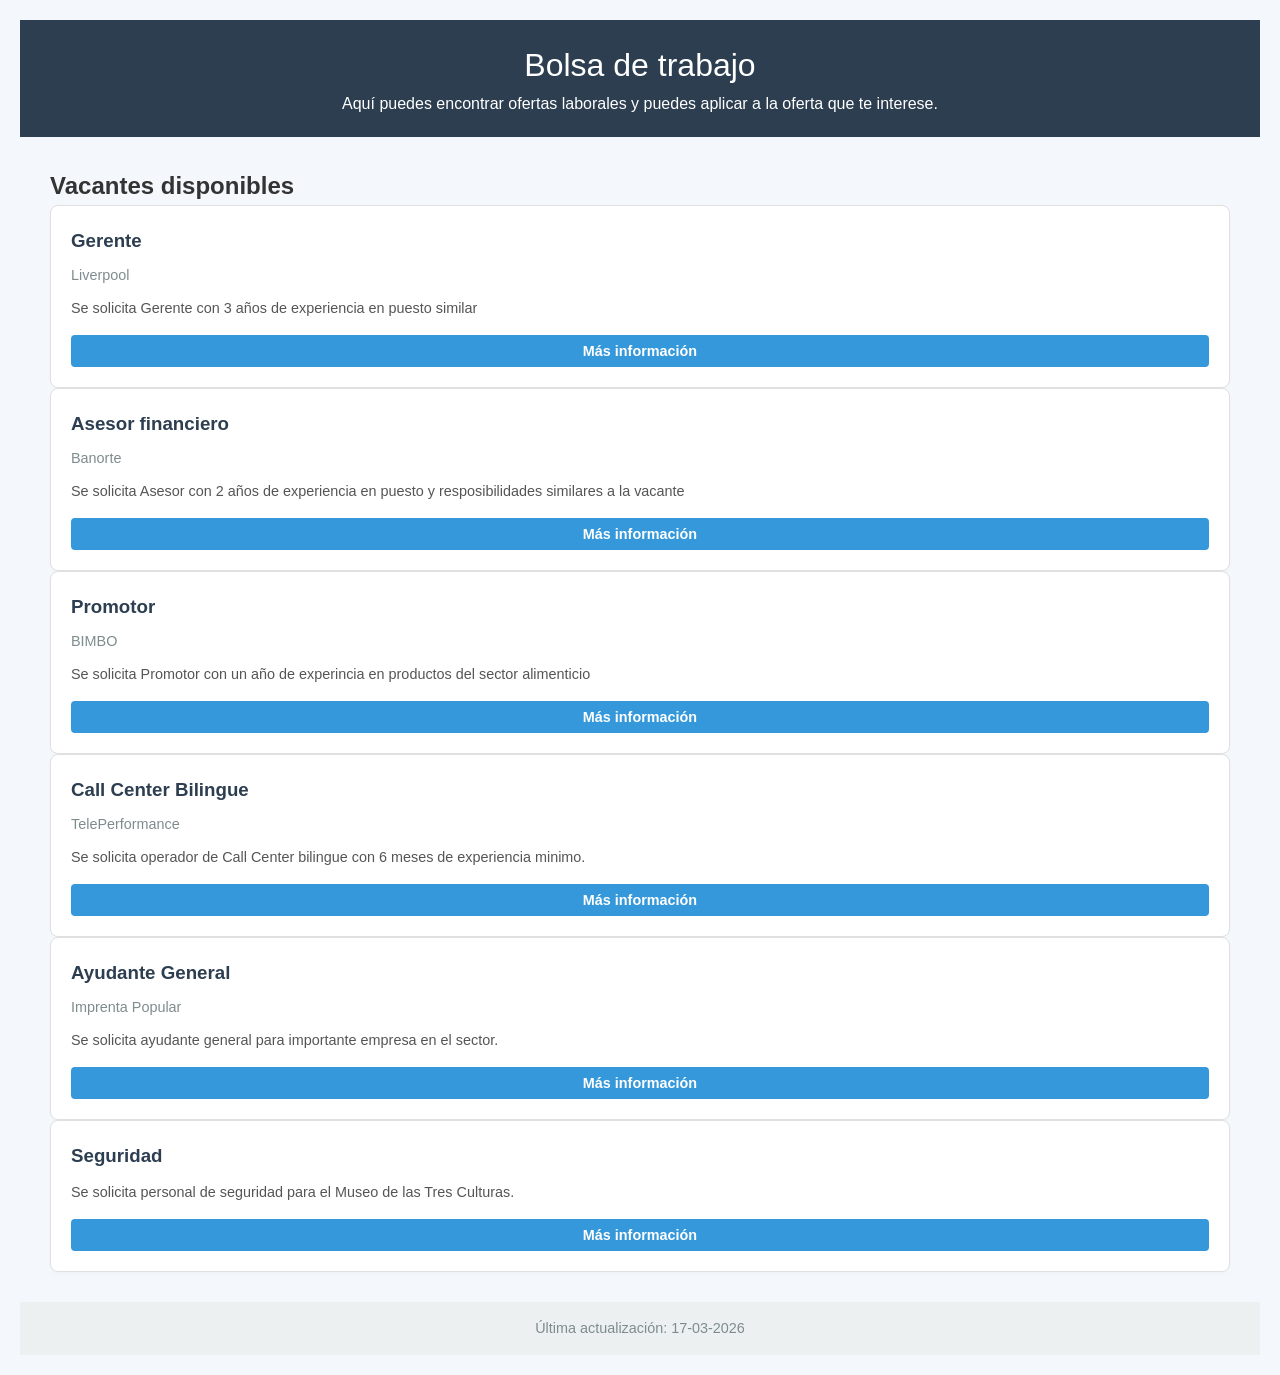
<file: index.html>
<!DOCTYPE html>
<html lang="en">
<head>
    <meta charset="UTF-8">
    <meta name="viewport" content="width=device-width, initial-scale=1.0">
    <title>Bolsa de trabajo</title>
    <link rel="stylesheet" href="CSS/styles.css">
</head>
<body>
    <header>
        <h1>Bolsa de trabajo</h1>
        <p>Aquí puedes encontrar ofertas laborales y puedes aplicar a la oferta que te interese.</p>
    </header>
    <nav>
        
    </nav>
    <main>
        <section class="vacancies-section">
            <h2>Vacantes disponibles</h2>
            <div class="vacancies-card">
                <h3>Gerente</h3>
                <div class="company">Liverpool</div>
                <div class="description">Se solicita Gerente con 3 años de experiencia en puesto similar</div>
                <a href="vacantes/gerente.html">
                <button class="btn-apply">Más información</button>
                </a>
            </div>

            <div class="vacancies-card">
                <h3>Asesor financiero</h3>
                <div class="company">Banorte</div>
                <div class="description">Se solicita Asesor con 2 años de experiencia en puesto y resposibilidades similares a la vacante</div>
                <button onclick="window.location.href='vacantes/asesor.html'" class="btn-apply">Más información</button>
            </div>

            <div class="vacancies-card">
                <h3>Promotor</h3>
                <div class="company">BIMBO</div>
                <div class="description">Se solicita Promotor con un año de experincia en productos del sector alimenticio</div>
                <button onclick="promotor()" class="btn-apply">Más información</button>
            </div>

            <div class="vacancies-card">
                <h3>Call Center Bilingue</h3>
                <div class="company">TelePerformance</div>
                <div class="description">Se solicita operador de Call Center bilingue con 6 meses de experiencia minimo.</div>
                <button onclick="callcenter()" class="btn-apply">Más información</button>
            </div>

            <div class="vacancies-card">
                <h3>Ayudante General</h3>
                <div class="company">Imprenta Popular</div>
                <div class="description">Se solicita ayudante general para importante empresa en el sector.</div>
                <button onclick="ayudanteGeneral()" class="btn-apply">Más información</button>
            </div>

            <div class="vacancies-card">
                <h3>Seguridad</h3>
                <div class="company"></div>
                <div class="description">Se solicita personal de seguridad para el Museo de las Tres Culturas.</div>
                <button onclick="seguridad()" class="btn-apply">Más información</button>
            </div>

        </section>
    </main>
    <footer>
        Última actualización: 17-03-2026
    </footer>
    <script src="JS/functions.js"></script>
</body>
</html>
</file>
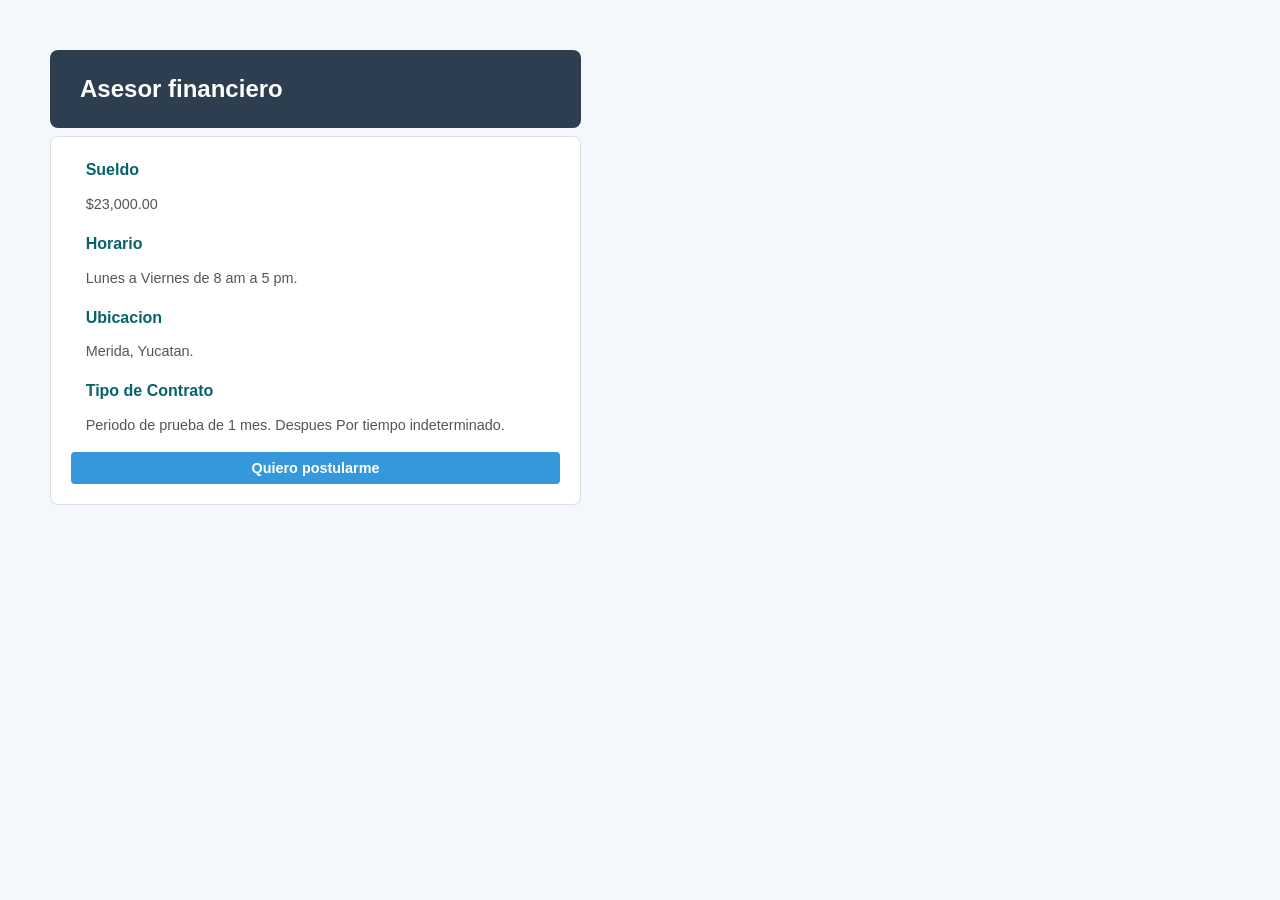
<file: vacantes/asesor.html>
<!DOCTYPE html>
<html lang="en">
<head>
    <meta charset="UTF-8">
    <meta name="viewport" content="width=device-width, initial-scale=1.0">
    <title>Asesor financiero</title>
    <link rel="stylesheet" href="../CSS/stylesVacancies.css">
</head>
<body>
    <header>
        
    </header>
    <nav>
        
    </nav>

    <main>
        <section class="vacancy">
            <h2>Asesor financiero</h2>
            <div class="vacancies-info">
                <div class="information">Sueldo </div>
                <div class="information-text">$23,000.00</div>
                <div class="information">Horario </div>
                <div class="information-text">Lunes a Viernes de 8 am a 5 pm.</div>
                <div class="information">Ubicacion </div>
                <div class="information-text">Merida, Yucatan.</div>
                <div class="information">Tipo de Contrato </div>
                <div class="information-text">Periodo de prueba de 1 mes. Despues Por tiempo indeterminado.</div>
                <button onclick="postularme()" class="btn-apply">Quiero postularme</button>
            </div>
        </section>
    </main>

    <footer>

    </footer>
    <script src="../JS/functions.js"> </script>
</body>
</html>
</file>
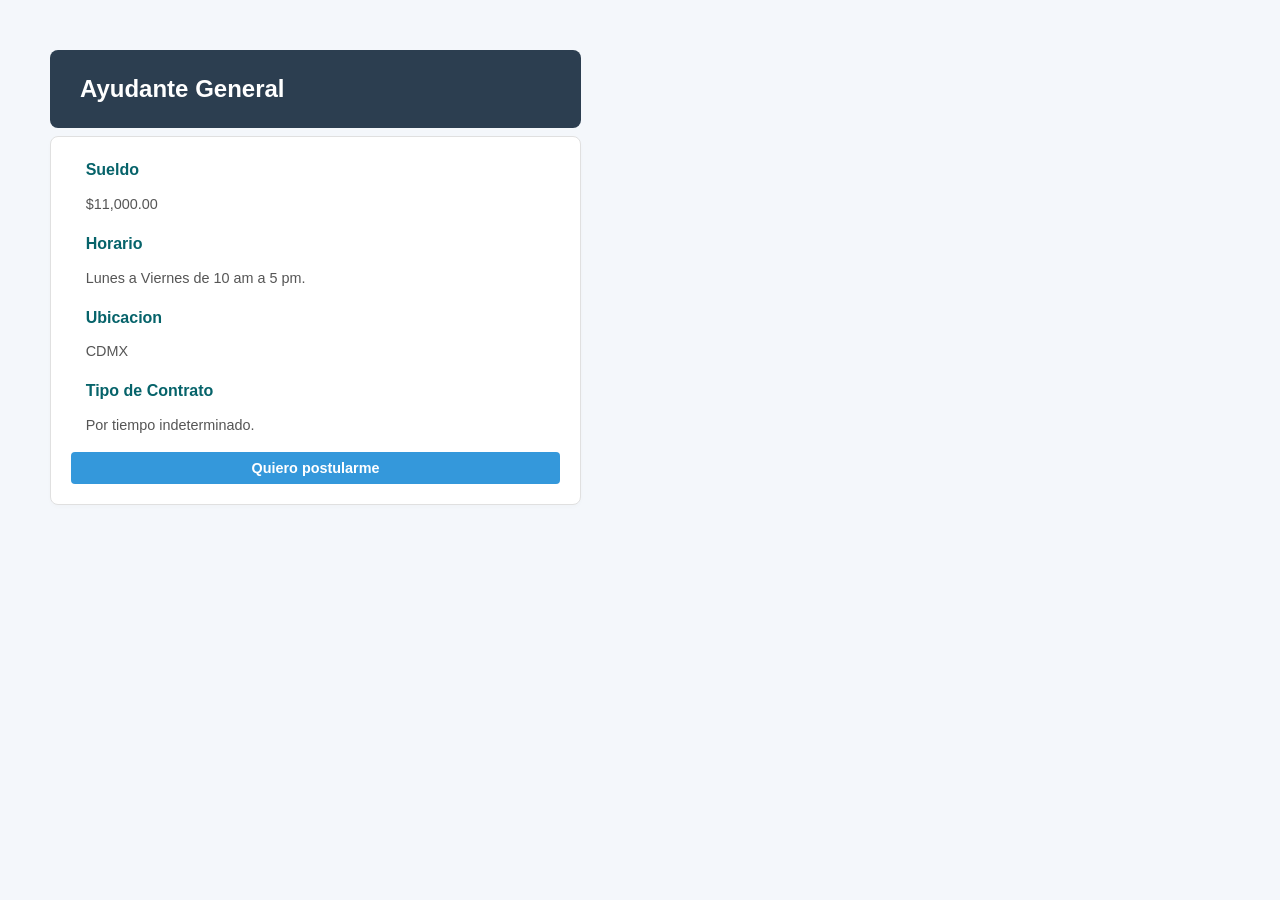
<file: vacantes/ayudanteGeneral.html>
<!DOCTYPE html>
<html lang="en">
<head>
    <meta charset="UTF-8">
    <meta name="viewport" content="width=device-width, initial-scale=1.0">
    <title>Ayudante General</title>
    <link rel="stylesheet" href="../CSS/stylesVacancies.css">
</head>
<body>
    <header>
        
    </header>
    <nav>
        
    </nav>

    <main>
        <section class="vacancy">
            <h2>Ayudante General</h2>
            <div class="vacancies-info">
                <div class="information">Sueldo </div>
                <div class="information-text">$11,000.00</div>
                <div class="information">Horario </div>
                <div class="information-text">Lunes a Viernes de 10 am a 5 pm.</div>
                <div class="information">Ubicacion </div>
                <div class="information-text">CDMX</div>
                <div class="information">Tipo de Contrato </div>
                <div class="information-text">Por tiempo indeterminado.</div>
                <button onclick="postularme()" class="btn-apply">Quiero postularme</button>
            </div>
        </section>
    </main>

    <footer>

    </footer>
    <script src="../JS/functions.js"> </script>
</body>
</html>
</file>
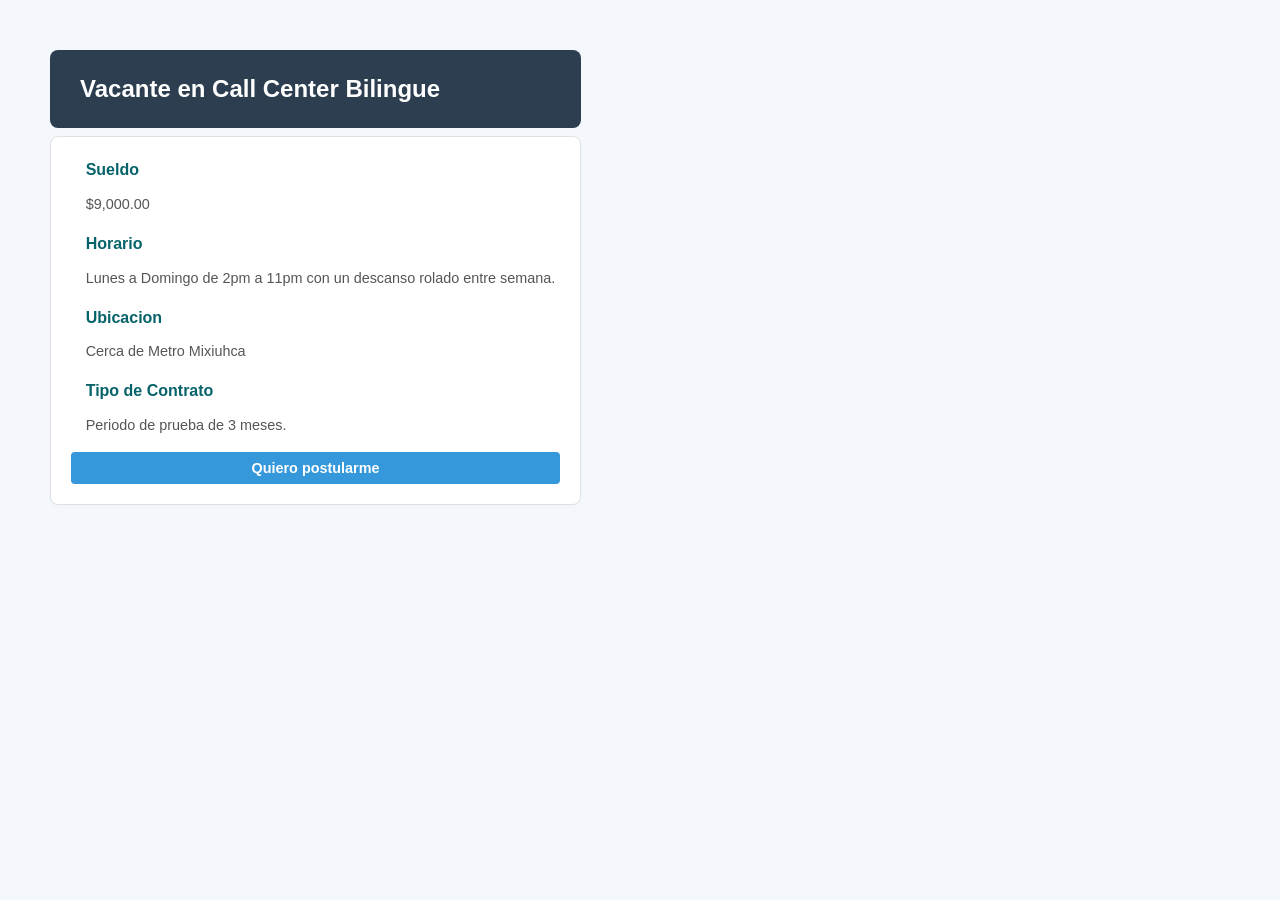
<file: vacantes/callcenter.html>
<!DOCTYPE html>
<html lang="en">
<head>
    <meta charset="UTF-8">
    <meta name="viewport" content="width=device-width, initial-scale=1.0">
    <title>Call Center Bilingue</title>
    <link rel="stylesheet" href="../CSS/stylesVacancies.css">
</head>
<body>
    <header>
        
    </header>
    <nav>
        
    </nav>

    <main>
        <section class="vacancy">
            <h2>Vacante en Call Center Bilingue</h2>
            <div class="vacancies-info">
                <div class="information">Sueldo </div>
                <div class="information-text">$9,000.00</div>
                <div class="information">Horario </div>
                <div class="information-text">Lunes a Domingo de 2pm a 11pm con un descanso rolado entre semana.</div>
                <div class="information">Ubicacion </div>
                <div class="information-text">Cerca de Metro Mixiuhca</div>
                <div class="information">Tipo de Contrato </div>
                <div class="information-text">Periodo de prueba de 3 meses.</div>
                <button onclick="postularme()" class="btn-apply">Quiero postularme</button>
            </div>
        </section>
    </main>

    <footer>

    </footer>
    <script src="../JS/functions.js"> </script>
</body>
</html>
</file>
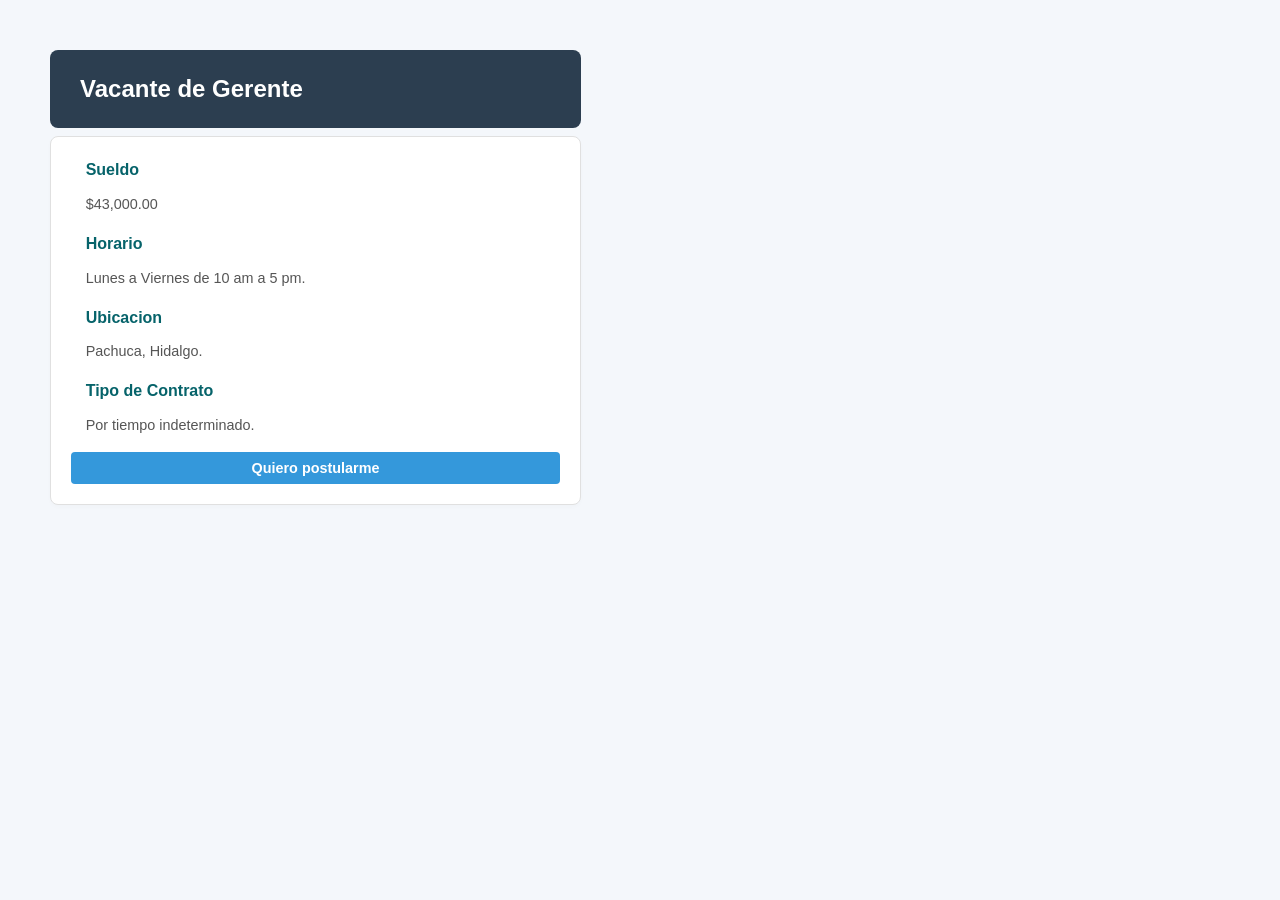
<file: vacantes/gerente.html>
<!DOCTYPE html>
<html lang="en">
<head>
    <meta charset="UTF-8">
    <meta name="viewport" content="width=device-width, initial-scale=1.0">
    <title>Gerente</title>
    <link rel="stylesheet" href="../CSS/stylesVacancies.css">
</head>
<body>
    <header>
        
    </header>
    <nav>
        
    </nav>

    <main>
        <section class="vacancy">
            <h2>Vacante de Gerente</h2>
            <div class="vacancies-info">
                <div class="information">Sueldo </div>
                <div class="information-text">$43,000.00</div>
                <div class="information">Horario </div>
                <div class="information-text">Lunes a Viernes de 10 am a 5 pm.</div>
                <div class="information">Ubicacion </div>
                <div class="information-text">Pachuca, Hidalgo.</div>
                <div class="information">Tipo de Contrato </div>
                <div class="information-text">Por tiempo indeterminado.</div>
                <button onclick="postularme()" class="btn-apply">Quiero postularme</button>
            </div>
        </section>
    </main>

    <footer>

    </footer>
    <script src="../JS/functions.js"> </script>
</body>
</html>
</file>
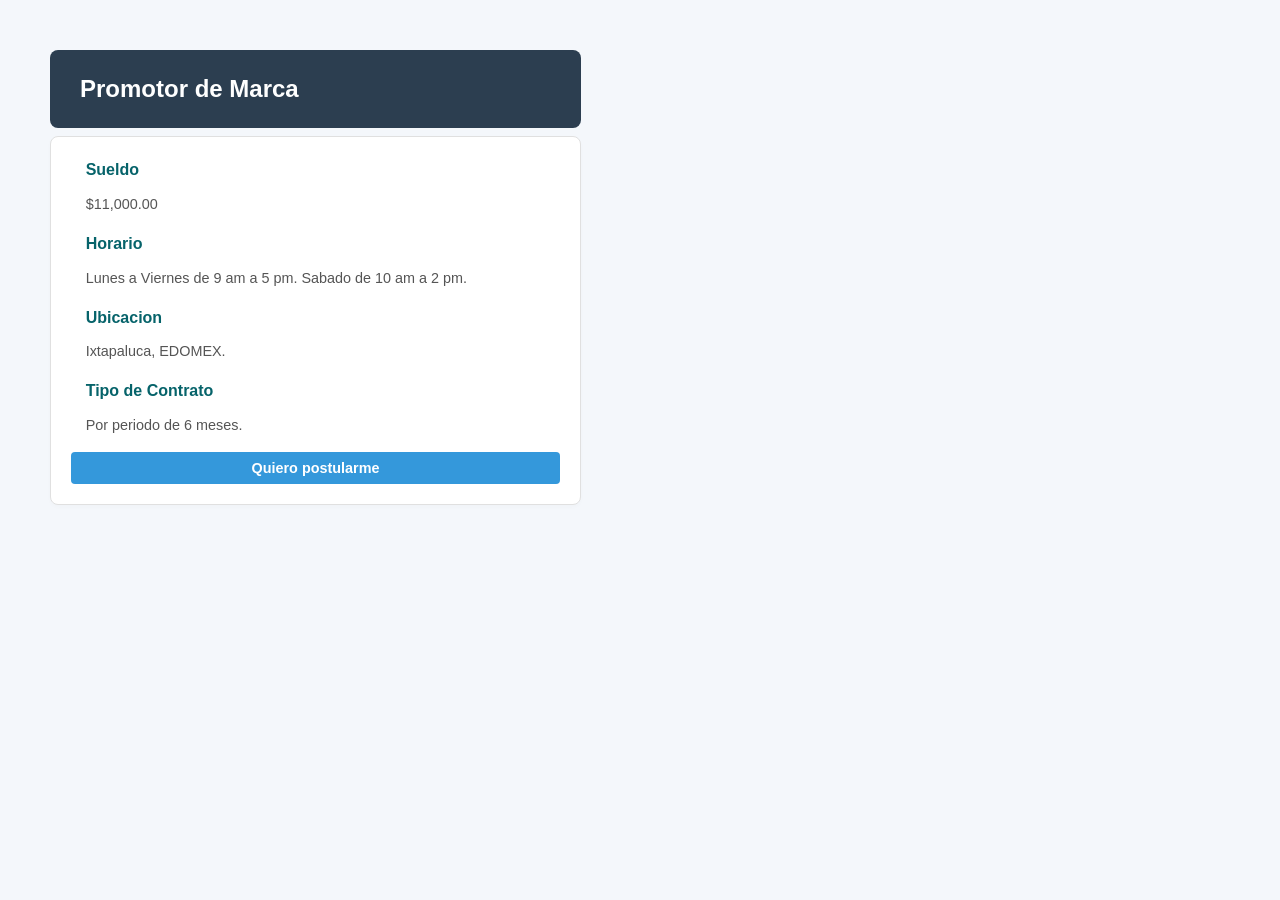
<file: vacantes/promotor.html>
<!DOCTYPE html>
<html lang="en">
<head>
    <meta charset="UTF-8">
    <meta name="viewport" content="width=device-width, initial-scale=1.0">
    <title>Gerente</title>
    <link rel="stylesheet" href="../CSS/stylesVacancies.css">
</head>
<body>
    <header>
        
    </header>
    <nav>
        
    </nav>

    <main>
        <section class="vacancy">
            <h2>Promotor de Marca</h2>
            <div class="vacancies-info">
                <div class="information">Sueldo </div>
                <div class="information-text">$11,000.00</div>
                <div class="information">Horario </div>
                <div class="information-text">Lunes a Viernes de 9 am a 5 pm. Sabado de 10 am a 2 pm.</div>
                <div class="information">Ubicacion </div>
                <div class="information-text">Ixtapaluca, EDOMEX.</div>
                <div class="information">Tipo de Contrato </div>
                <div class="information-text">Por periodo de 6 meses.</div>
                <button onclick="postularme()" class="btn-apply">Quiero postularme</button>
            </div>
        </section>
    </main>

    <footer>

    </footer>
    <script src="../JS/functions.js"> </script>
</body>
</html>
</file>
<file: CSS/styles.css>
* {
    box-sizing: border-box;
    margin: 0;
    padding: 0;
}

body {
    font-family: 'Segoe UI', Tahoma, Geneva, Verdana, sans-serif;
    background-color: #f4f7fb;
    color: #333;
    line-height: 1.6;
    padding: 20px;
}

header {
    background-color: #2c3e50;
    color: white;
    padding: 20px 30px;
    text-align: center;
}

header h1 {
    font-weight: 400;
    font-size: 2rem;
}
main{
    display: flex;
    flex-wrap: wrap;
    padding: 30px;
    gap: 30px
}
footer{
    background: #ecf0f1;
    padding: 15px 30px;
    text-align: center;
    color: #7f8c8d;
    font-size: 0.9rem;
}
.vacancies-section{
    flex:1 1 400px;
}

.vacancies-card{
    background: white;
    border: 1px solid #e0e0e0;
    border-radius: 8px;
    padding: 20px;
    transition: transform 0.2s, box-shadow 0.2s;
    box-shadow: 0 2px 4px rgba(0,0,0,0.02);
}

.vacancies-card h3{
    margin-bottom: 8px;
    color: #2c3e50;
}

.vacancies-card .company{
    font-size: 0.9rem;
    color: #7f8c8d;
    margin-bottom: 10px;
}

.vacancies-card .description{
    font-size: 0.9rem;
    color: #7f8c8d;
    margin-bottom: 15px;
    color: #555;
}

.btn-apply {
    background: #3498db;
    color: white;
    border: none;
    padding: 8px 16px;
    border-radius: 4px;
    cursor: pointer;
    font-weight: 600;
    font-size: 0.9rem;
    transition: background 0.2s;
    width: 100%;
}

.btn-apply:hover{
    background: #2980b9;
}
</file>
<file: CSS/stylesVacancies.css>
* {
    box-sizing: border-box;
    margin: 0;
    padding: 0;
}

body {
    font-family: 'Segoe UI', Tahoma, Geneva, Verdana, sans-serif;
    background-color: #f4f7fb;
    color: #333;
    line-height: 1.6;
    padding: 20px;
}

main{
    display: flex;
    flex-wrap: wrap;
    padding: 30px;
    gap: 30px
}

.vacancy{
    flex:1 1 400px;
}

.vacancy h2{
    margin-bottom: 8px;
    font-size: 1.5rem;
    margin-right: 55%;
    background-color: #2c3e50;
    color: white;
    padding: 20px 30px;
    border-radius: 8px;
}

.vacancies-info{
    background: white;
    border: 1px solid #e0e0e0;
    border-radius: 8px;
    padding: 20px;
    transition: transform 0.2s, box-shadow 0.2s;
    box-shadow: 0 2px 4px rgba(0,0,0,0.02);
    width: 45%;
}

.vacancies-info .information{
    font-size: 1rem;
    color: #06636a;
    margin-bottom: 10px;
    font-weight: 800;
    margin-left: 3%;
}

.vacancies-info .information-text{
    font-size: 0.9rem;
    color: #7f8c8d;
    margin-bottom: 15px;
    color: #555;
    margin-left: 3%;
}

.btn-apply {
    background: #3498db;
    color: white;
    border: none;
    padding: 8px 16px;
    border-radius: 4px;
    cursor: pointer;
    font-weight: 600;
    font-size: 0.9rem;
    transition: background 0.2s;
    width: 100%;
}

.btn-apply:hover{
    background: #2980b9;
}
</file>
